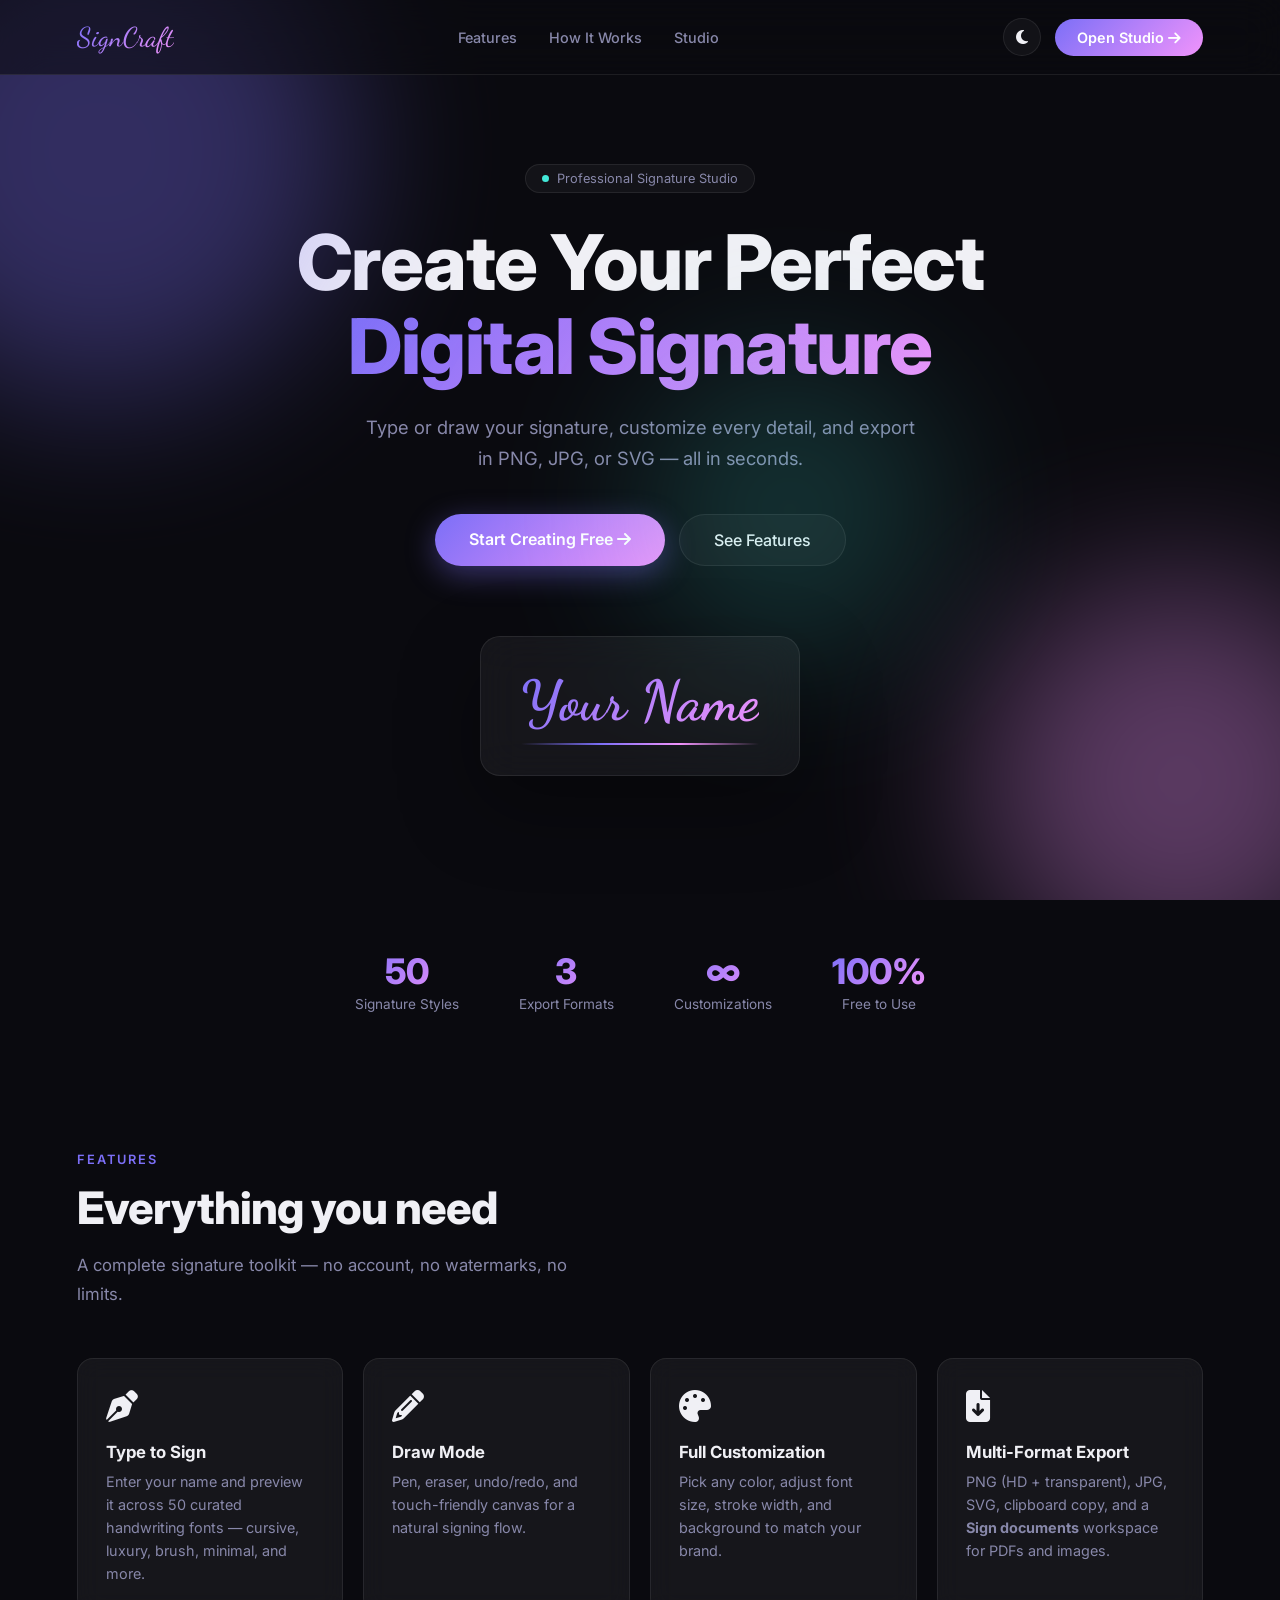
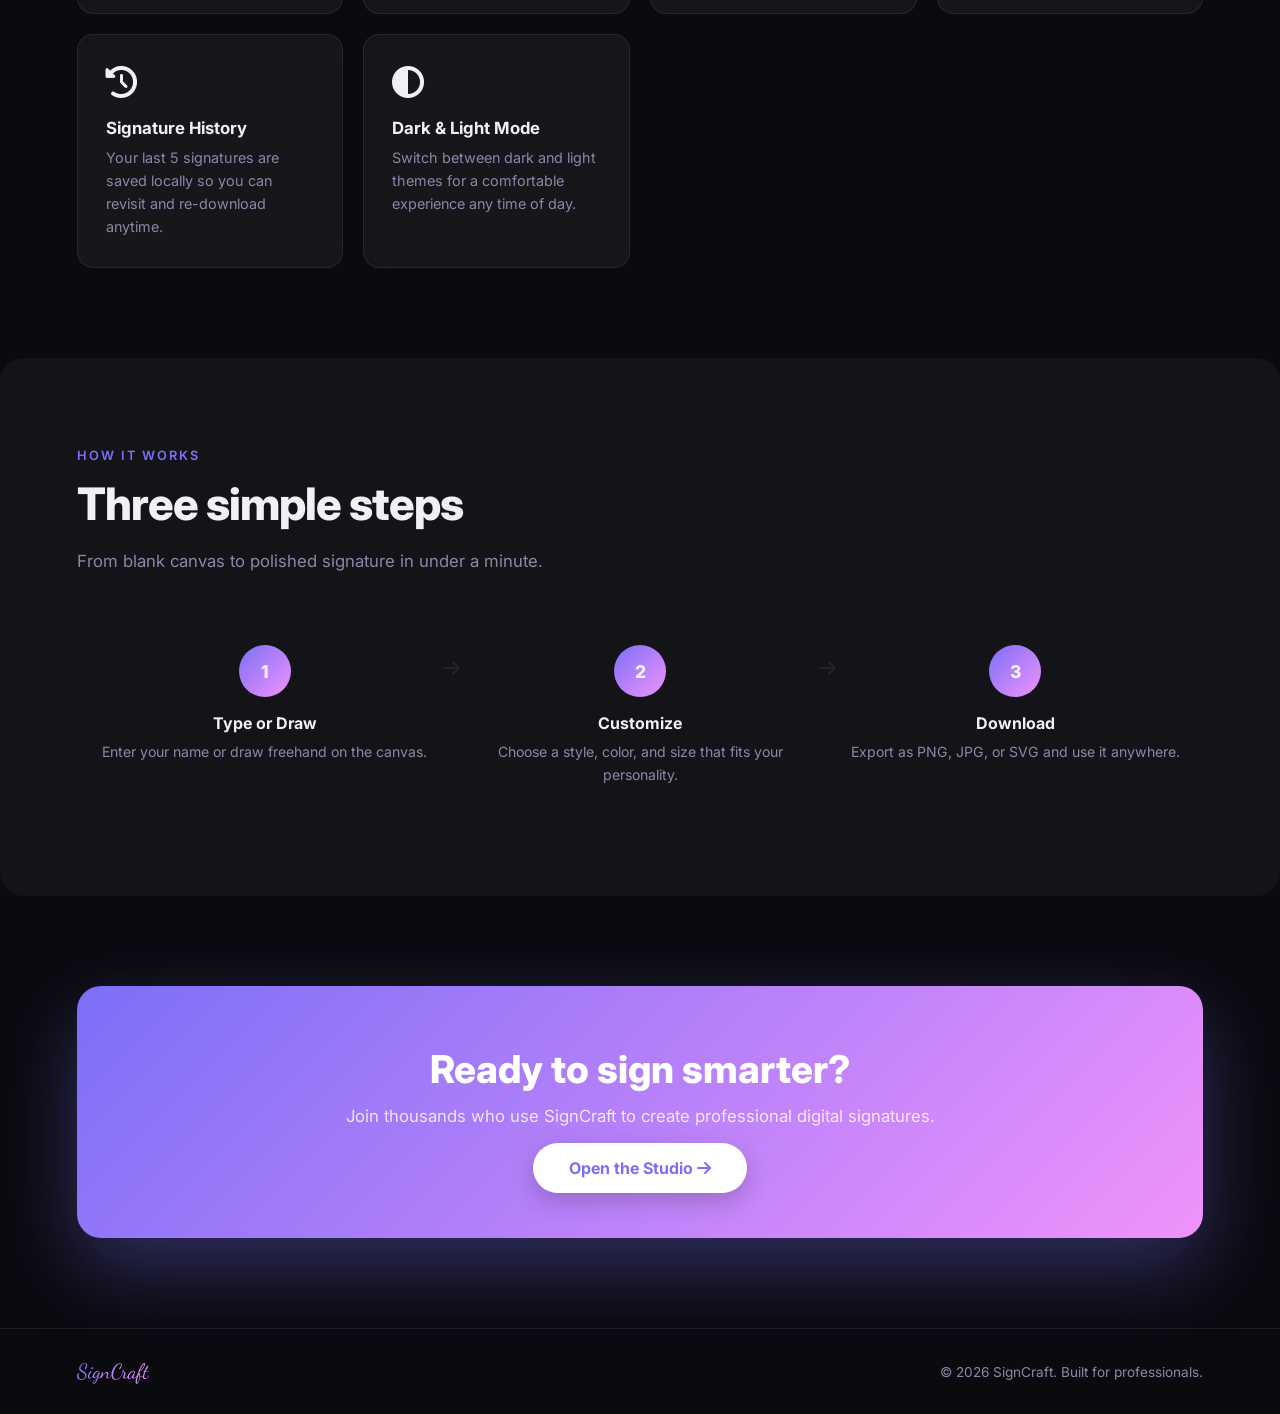
<file: index.html>
<!DOCTYPE html>
<html lang="en" data-theme="dark">
<head>
  <meta charset="UTF-8" />
  <meta name="viewport" content="width=device-width, initial-scale=1.0" />
  <title>SignCraft — Professional Digital Signature Generator</title>
  <link href="https://fonts.googleapis.com/css2?family=Inter:wght@300;400;500;600;700;800&family=Dancing+Script:wght@700&display=swap" rel="stylesheet" />
  <link rel="stylesheet" href="https://cdnjs.cloudflare.com/ajax/libs/font-awesome/6.5.0/css/all.min.css" />
  <style>
    :root {
      --bg: #0a0a0f;
      --surface: rgba(255,255,255,0.04);
      --border: rgba(255,255,255,0.08);
      --text: #f0f0f5;
      --muted: #8888aa;
      --accent: #7c6ff7;
      --accent2: #f093fb;
      --card-bg: rgba(255,255,255,0.05);
    }
    [data-theme="light"] {
      --bg: #f4f4fb;
      --surface: rgba(255,255,255,0.8);
      --border: rgba(0,0,0,0.08);
      --text: #111122;
      --muted: #666688;
      --card-bg: rgba(255,255,255,0.9);
    }
    *, *::before, *::after { box-sizing: border-box; margin: 0; padding: 0; }
    html { scroll-behavior: smooth; }
    body {
      font-family: 'Inter', sans-serif;
      background: var(--bg);
      color: var(--text);
      transition: background 0.3s, color 0.3s;
      overflow-x: hidden;
    }

    /* ── NAV ── */
    nav {
      position: fixed; top: 0; left: 0; right: 0; z-index: 100;
      display: flex; align-items: center; justify-content: space-between;
      padding: 18px 6%;
      background: rgba(10,10,15,0.6);
      backdrop-filter: blur(20px);
      border-bottom: 1px solid var(--border);
      transition: background 0.3s;
    }
    [data-theme="light"] nav { background: rgba(244,244,251,0.7); }
    .logo { font-family: 'Dancing Script', cursive; font-size: 1.7rem; background: linear-gradient(135deg, var(--accent), var(--accent2)); -webkit-background-clip: text; -webkit-text-fill-color: transparent; background-clip: text; }
    .nav-links { display: flex; gap: 32px; list-style: none; }
    .nav-links a { color: var(--muted); text-decoration: none; font-size: .9rem; font-weight: 500; transition: color .2s; }
    .nav-links a:hover { color: var(--text); }
    .nav-right { display: flex; align-items: center; gap: 14px; }
    .theme-btn {
      background: var(--surface); border: 1px solid var(--border);
      color: var(--text); width: 38px; height: 38px; border-radius: 50%;
      cursor: pointer; font-size: 1rem; display: grid; place-items: center;
      transition: background .2s;
    }
    .theme-btn:hover { background: var(--border); }
    .cta-nav {
      background: linear-gradient(135deg, var(--accent), var(--accent2));
      color: #fff; border: none; padding: 10px 22px; border-radius: 50px;
      font-size: .9rem; font-weight: 600; cursor: pointer; text-decoration: none;
      transition: opacity .2s, transform .2s;
    }
    .cta-nav:hover { opacity: .88; transform: translateY(-1px); }

    /* ── HERO ── */
    .hero {
      min-height: 100vh; display: flex; flex-direction: column;
      align-items: center; justify-content: center;
      text-align: center; padding: 120px 6% 80px;
      position: relative; overflow: hidden;
    }
    .orb {
      position: absolute; border-radius: 50%; filter: blur(80px); opacity: .35; pointer-events: none;
      animation: drift 12s ease-in-out infinite alternate;
    }
    .orb1 { width: 500px; height: 500px; background: var(--accent); top: -100px; left: -150px; }
    .orb2 { width: 400px; height: 400px; background: var(--accent2); bottom: -80px; right: -100px; animation-delay: -6s; }
    .orb3 { width: 300px; height: 300px; background: #43e8d8; top: 40%; left: 50%; animation-delay: -3s; opacity: .18; }
    @keyframes drift { from { transform: translate(0,0) scale(1); } to { transform: translate(40px,30px) scale(1.08); } }

    .badge {
      display: inline-flex; align-items: center; gap: 8px;
      background: var(--surface); border: 1px solid var(--border);
      padding: 6px 16px; border-radius: 50px; font-size: .8rem;
      color: var(--muted); margin-bottom: 28px;
    }
    .badge span { width: 7px; height: 7px; background: #43e8d8; border-radius: 50%; animation: pulse 2s infinite; }
    @keyframes pulse { 0%,100%{opacity:1;transform:scale(1)} 50%{opacity:.5;transform:scale(1.4)} }

    .hero h1 {
      font-size: clamp(2.4rem, 6vw, 5rem); font-weight: 800; line-height: 1.1;
      margin-bottom: 22px; letter-spacing: -1.5px;
    }
    .hero h1 em {
      font-style: normal;
      background: linear-gradient(135deg, var(--accent), var(--accent2));
      -webkit-background-clip: text; -webkit-text-fill-color: transparent; background-clip: text;
    }
    .hero p { font-size: 1.15rem; color: var(--muted); max-width: 560px; line-height: 1.7; margin-bottom: 40px; }
    .hero-btns { display: flex; gap: 14px; flex-wrap: wrap; justify-content: center; }
    .btn-primary {
      background: linear-gradient(135deg, var(--accent), var(--accent2));
      color: #fff; border: none; padding: 15px 34px; border-radius: 50px;
      font-size: 1rem; font-weight: 600; cursor: pointer; text-decoration: none;
      transition: transform .2s, box-shadow .2s;
      box-shadow: 0 8px 30px rgba(124,111,247,.4);
    }
    .btn-primary:hover { transform: translateY(-3px); box-shadow: 0 14px 40px rgba(124,111,247,.55); }
    .btn-ghost {
      background: var(--surface); border: 1px solid var(--border);
      color: var(--text); padding: 15px 34px; border-radius: 50px;
      font-size: 1rem; font-weight: 500; cursor: pointer; text-decoration: none;
      transition: background .2s, transform .2s;
    }
    .btn-ghost:hover { background: var(--border); transform: translateY(-2px); }

    .hero-preview {
      margin-top: 70px; position: relative; z-index: 1;
      background: var(--card-bg); border: 1px solid var(--border);
      border-radius: 20px; padding: 30px 40px;
      backdrop-filter: blur(20px);
      box-shadow: 0 30px 80px rgba(0,0,0,.35);
      display: inline-block;
    }
    .preview-sig {
      font-family: 'Dancing Script', cursive; font-size: 3.5rem; font-weight: 700;
      background: linear-gradient(135deg, var(--accent), var(--accent2));
      -webkit-background-clip: text; -webkit-text-fill-color: transparent; background-clip: text;
      animation: signFloat 4s ease-in-out infinite;
    }
    @keyframes signFloat { 0%,100%{transform:rotate(-2deg) translateY(0)} 50%{transform:rotate(1deg) translateY(-6px)} }
    .preview-line { width: 100%; height: 2px; background: linear-gradient(90deg, transparent, var(--accent), var(--accent2), transparent); margin-top: 8px; border-radius: 2px; }

    /* ── STATS ── */
    .stats { display: flex; justify-content: center; gap: 60px; padding: 50px 6%; flex-wrap: wrap; }
    .stat { text-align: center; }
    .stat-num { font-size: 2.2rem; font-weight: 800; background: linear-gradient(135deg, var(--accent), var(--accent2)); -webkit-background-clip: text; -webkit-text-fill-color: transparent; background-clip: text; }
    .stat-label { font-size: .85rem; color: var(--muted); margin-top: 4px; }

    /* ── SECTION SHARED ── */
    section { padding: 90px 6%; }
    .section-tag { font-size: .8rem; font-weight: 600; color: var(--accent); text-transform: uppercase; letter-spacing: 2px; margin-bottom: 14px; }
    .section-title { font-size: clamp(1.8rem, 4vw, 2.8rem); font-weight: 800; letter-spacing: -1px; margin-bottom: 16px; }
    .section-sub { color: var(--muted); font-size: 1.05rem; line-height: 1.7; max-width: 540px; }

    /* ── FEATURES ── */
    .features-grid {
      display: grid; grid-template-columns: repeat(auto-fit, minmax(260px, 1fr));
      gap: 20px; margin-top: 50px;
    }
    .feature-card {
      background: var(--card-bg); border: 1px solid var(--border);
      border-radius: 16px; padding: 28px;
      backdrop-filter: blur(12px);
      transition: transform .25s, border-color .25s, box-shadow .25s;
    }
    .feature-card:hover { transform: translateY(-6px); border-color: var(--accent); box-shadow: 0 20px 50px rgba(124,111,247,.15); }
    .feature-icon { font-size: 2rem; margin-bottom: 16px; }
    .feature-card h3 { font-size: 1.05rem; font-weight: 700; margin-bottom: 8px; }
    .feature-card p { font-size: .9rem; color: var(--muted); line-height: 1.6; }

    /* ── HOW IT WORKS ── */
    .steps { display: flex; gap: 0; margin-top: 50px; flex-wrap: wrap; }
    .step { flex: 1; min-width: 200px; text-align: center; padding: 20px; position: relative; }
    .step:not(:last-child)::after {
      content: '→'; position: absolute; right: -10px; top: 28px;
      font-size: 1.4rem; color: var(--border);
    }
    .step-num {
      width: 52px; height: 52px; border-radius: 50%; margin: 0 auto 16px;
      background: linear-gradient(135deg, var(--accent), var(--accent2));
      display: grid; place-items: center; font-weight: 800; font-size: 1.1rem;
    }
    .step h3 { font-size: 1rem; font-weight: 700; margin-bottom: 8px; }
    .step p { font-size: .88rem; color: var(--muted); line-height: 1.6; }

    /* ── CTA BANNER ── */
    .cta-banner {
      margin: 0 6% 90px; border-radius: 24px;
      background: linear-gradient(135deg, var(--accent) 0%, var(--accent2) 100%);
      padding: 60px 50px; text-align: center;
      box-shadow: 0 30px 80px rgba(124,111,247,.35);
    }
    .cta-banner h2 { font-size: clamp(1.6rem, 3.5vw, 2.4rem); font-weight: 800; color: #fff; margin-bottom: 14px; }
    .cta-banner p { color: rgba(255,255,255,.8); font-size: 1.05rem; margin-bottom: 32px; }
    .btn-white {
      background: #fff; color: var(--accent); border: none;
      padding: 15px 36px; border-radius: 50px; font-size: 1rem;
      font-weight: 700; cursor: pointer; text-decoration: none;
      transition: transform .2s, box-shadow .2s;
      box-shadow: 0 8px 25px rgba(0,0,0,.2);
    }
    .btn-white:hover { transform: translateY(-3px); box-shadow: 0 14px 35px rgba(0,0,0,.3); }

    /* ── FOOTER ── */
    footer {
      border-top: 1px solid var(--border); padding: 30px 6%;
      display: flex; justify-content: space-between; align-items: center;
      flex-wrap: wrap; gap: 12px;
    }
    footer p { font-size: .85rem; color: var(--muted); }
    .footer-logo { font-family: 'Dancing Script', cursive; font-size: 1.3rem; background: linear-gradient(135deg, var(--accent), var(--accent2)); -webkit-background-clip: text; -webkit-text-fill-color: transparent; background-clip: text; }

    /* ── RESPONSIVE ── */
    @media (max-width: 640px) {
      .nav-links { display: none; }
      .stats { gap: 30px; }
      .step:not(:last-child)::after { display: none; }
      .cta-banner { padding: 40px 24px; }
    }
  </style>
</head>
<body>

<nav>
  <div class="logo">SignCraft</div>
  <ul class="nav-links">
    <li><a href="#features">Features</a></li>
    <li><a href="#how">How It Works</a></li>
    <li><a href="start.html">Studio</a></li>
  </ul>
  <div class="nav-right">
    <button class="theme-btn" id="themeToggle" title="Toggle theme"><i class="fa-solid fa-moon"></i></button>
    <a href="start.html" class="cta-nav">Open Studio <i class="fa-solid fa-arrow-right"></i></a>
  </div>
</nav>

<!-- HERO -->
<section class="hero">
  <div class="orb orb1"></div>
  <div class="orb orb2"></div>
  <div class="orb orb3"></div>

  <div class="badge"><span></span> Professional Signature Studio</div>
  <h1>Create Your Perfect<br /><em>Digital Signature</em></h1>
  <p>Type or draw your signature, customize every detail, and export in PNG, JPG, or SVG — all in seconds.</p>
  <div class="hero-btns">
    <a href="start.html" class="btn-primary">Start Creating Free <i class="fa-solid fa-arrow-right"></i></a>
    <a href="#features" class="btn-ghost">See Features</a>
  </div>

  <div class="hero-preview">
    <div class="preview-sig" id="heroSig">Your Name</div>
    <div class="preview-line"></div>
  </div>
</section>

<!-- STATS -->
<div class="stats">
  <div class="stat"><div class="stat-num">50</div><div class="stat-label">Signature Styles</div></div>
  <div class="stat"><div class="stat-num">3</div><div class="stat-label">Export Formats</div></div>
  <div class="stat"><div class="stat-num">∞</div><div class="stat-label">Customizations</div></div>
  <div class="stat"><div class="stat-num">100%</div><div class="stat-label">Free to Use</div></div>
</div>

<!-- FEATURES -->
<section id="features">
  <div class="section-tag">Features</div>
  <h2 class="section-title">Everything you need</h2>
  <p class="section-sub">A complete signature toolkit — no account, no watermarks, no limits.</p>
  <div class="features-grid">
    <div class="feature-card"><div class="feature-icon"><i class="fa-solid fa-pen-nib"></i></div><h3>Type to Sign</h3><p>Enter your name and preview it across 50 curated handwriting fonts — cursive, luxury, brush, minimal, and more.</p></div>
    <div class="feature-card"><div class="feature-icon"><i class="fa-solid fa-pencil"></i></div><h3>Draw Mode</h3><p>Pen, eraser, undo/redo, and touch-friendly canvas for a natural signing flow.</p></div>
    <div class="feature-card"><div class="feature-icon"><i class="fa-solid fa-palette"></i></div><h3>Full Customization</h3><p>Pick any color, adjust font size, stroke width, and background to match your brand.</p></div>
    <div class="feature-card"><div class="feature-icon"><i class="fa-solid fa-file-arrow-down"></i></div><h3>Multi-Format Export</h3><p>PNG (HD + transparent), JPG, SVG, clipboard copy, and a <strong>Sign documents</strong> workspace for PDFs and images.</p></div>
    <div class="feature-card"><div class="feature-icon"><i class="fa-solid fa-clock-rotate-left"></i></div><h3>Signature History</h3><p>Your last 5 signatures are saved locally so you can revisit and re-download anytime.</p></div>
    <div class="feature-card"><div class="feature-icon"><i class="fa-solid fa-circle-half-stroke"></i></div><h3>Dark & Light Mode</h3><p>Switch between dark and light themes for a comfortable experience any time of day.</p></div>
  </div>
</section>

<!-- HOW IT WORKS -->
<section id="how" style="background: var(--surface); border-radius: 24px; margin: 0 0 0 0;">
  <div class="section-tag">How It Works</div>
  <h2 class="section-title">Three simple steps</h2>
  <p class="section-sub">From blank canvas to polished signature in under a minute.</p>
  <div class="steps">
    <div class="step"><div class="step-num">1</div><h3>Type or Draw</h3><p>Enter your name or draw freehand on the canvas.</p></div>
    <div class="step"><div class="step-num">2</div><h3>Customize</h3><p>Choose a style, color, and size that fits your personality.</p></div>
    <div class="step"><div class="step-num">3</div><h3>Download</h3><p>Export as PNG, JPG, or SVG and use it anywhere.</p></div>
  </div>
</section>

<!-- CTA BANNER -->
<div class="cta-banner" style="margin-top: 90px;">
  <h2>Ready to sign smarter?</h2>
  <p>Join thousands who use SignCraft to create professional digital signatures.</p>
  <a href="start.html" class="btn-white">Open the Studio <i class="fa-solid fa-arrow-right"></i></a>
</div>

<footer>
  <div class="footer-logo">SignCraft</div>
  <p>© 2026 SignCraft. Built for professionals.</p>
</footer>

<script>
  const toggle = document.getElementById('themeToggle');
  const html = document.documentElement;
  toggle.addEventListener('click', () => {
    const isDark = html.dataset.theme === 'dark';
    html.dataset.theme = isDark ? 'light' : 'dark';
    toggle.innerHTML = isDark ? '<i class="fa-solid fa-moon"></i>' : '<i class="fa-solid fa-sun"></i>';
  });

  // Animate hero signature with typing effect
  const names = ['Alex Johnson', 'Sarah Williams', 'Your Name'];
  let ni = 0;
  const heroSig = document.getElementById('heroSig');
  setInterval(() => {
    ni = (ni + 1) % names.length;
    heroSig.style.opacity = '0';
    heroSig.style.transform = 'translateY(10px)';
    heroSig.style.transition = 'opacity .4s, transform .4s';
    setTimeout(() => {
      heroSig.textContent = names[ni];
      heroSig.style.opacity = '1';
      heroSig.style.transform = '';
    }, 400);
  }, 3000);
</script>
</body>
</html>
</file>
